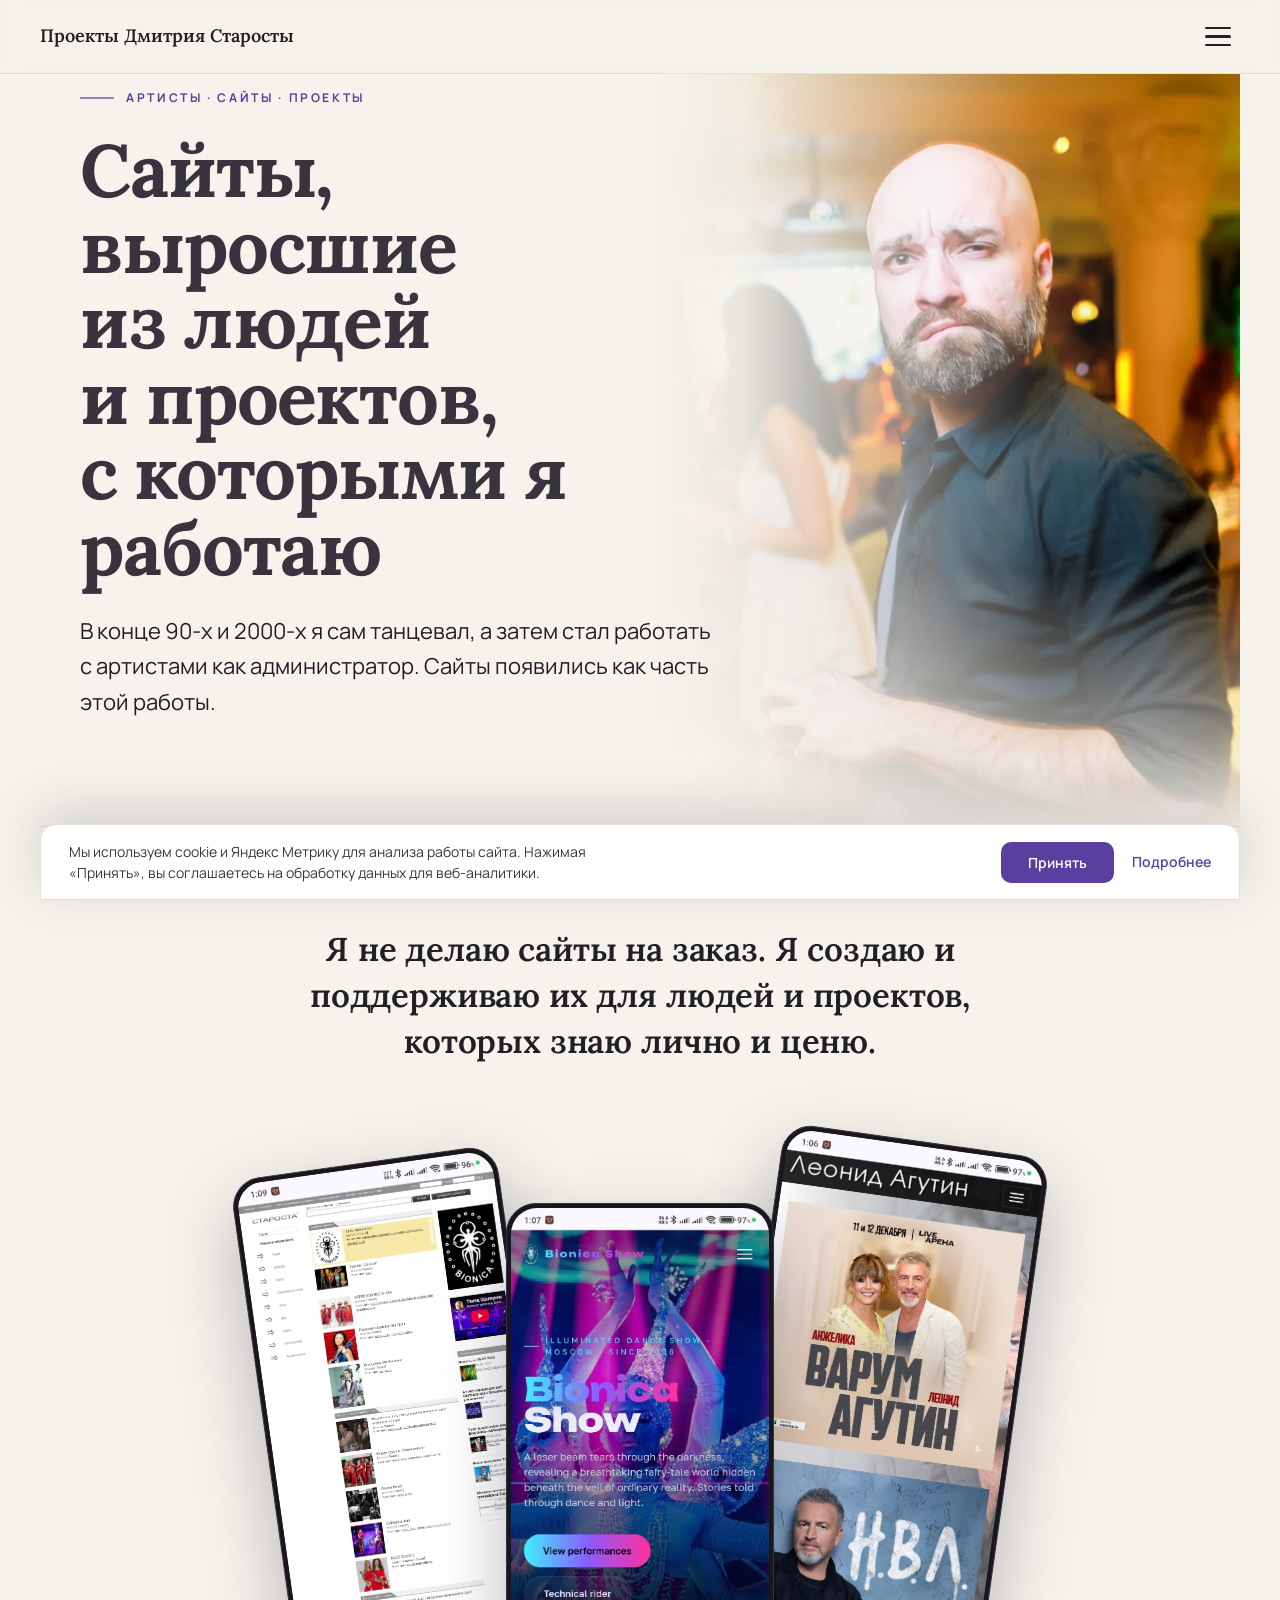
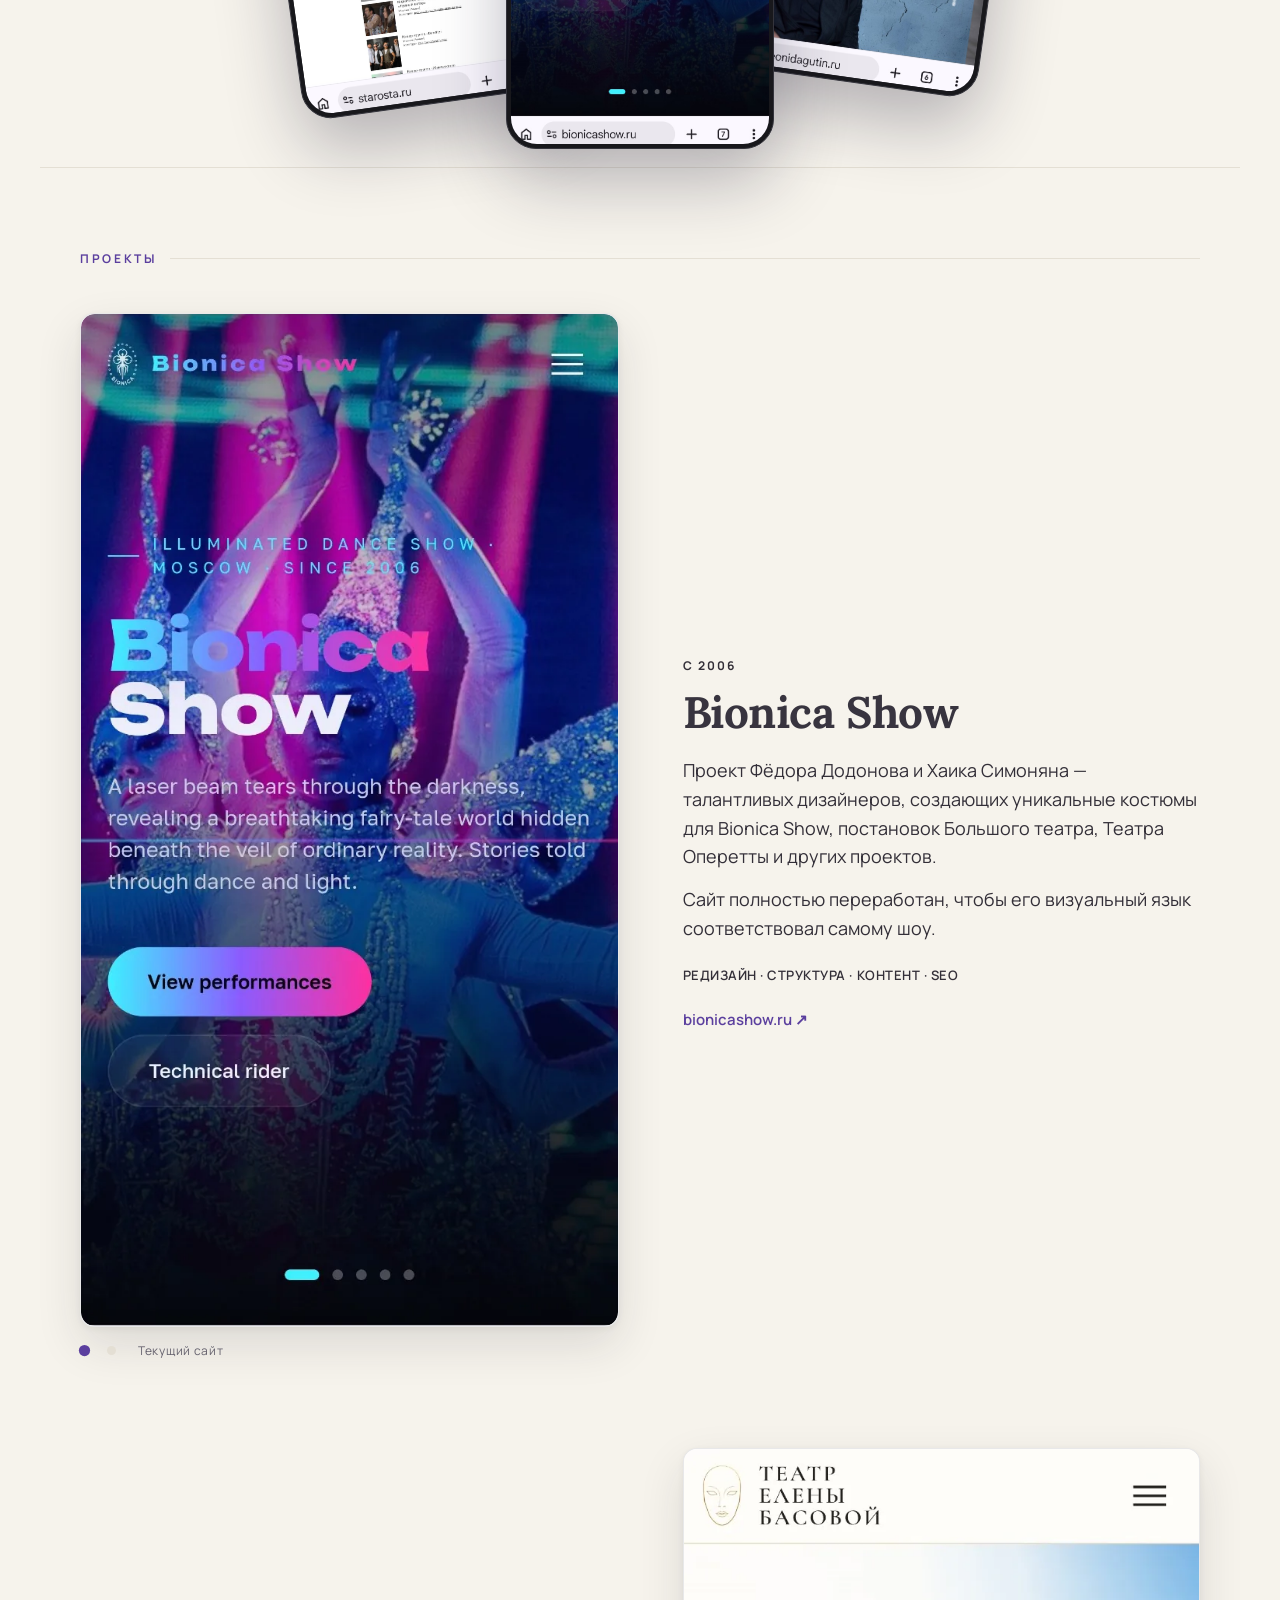
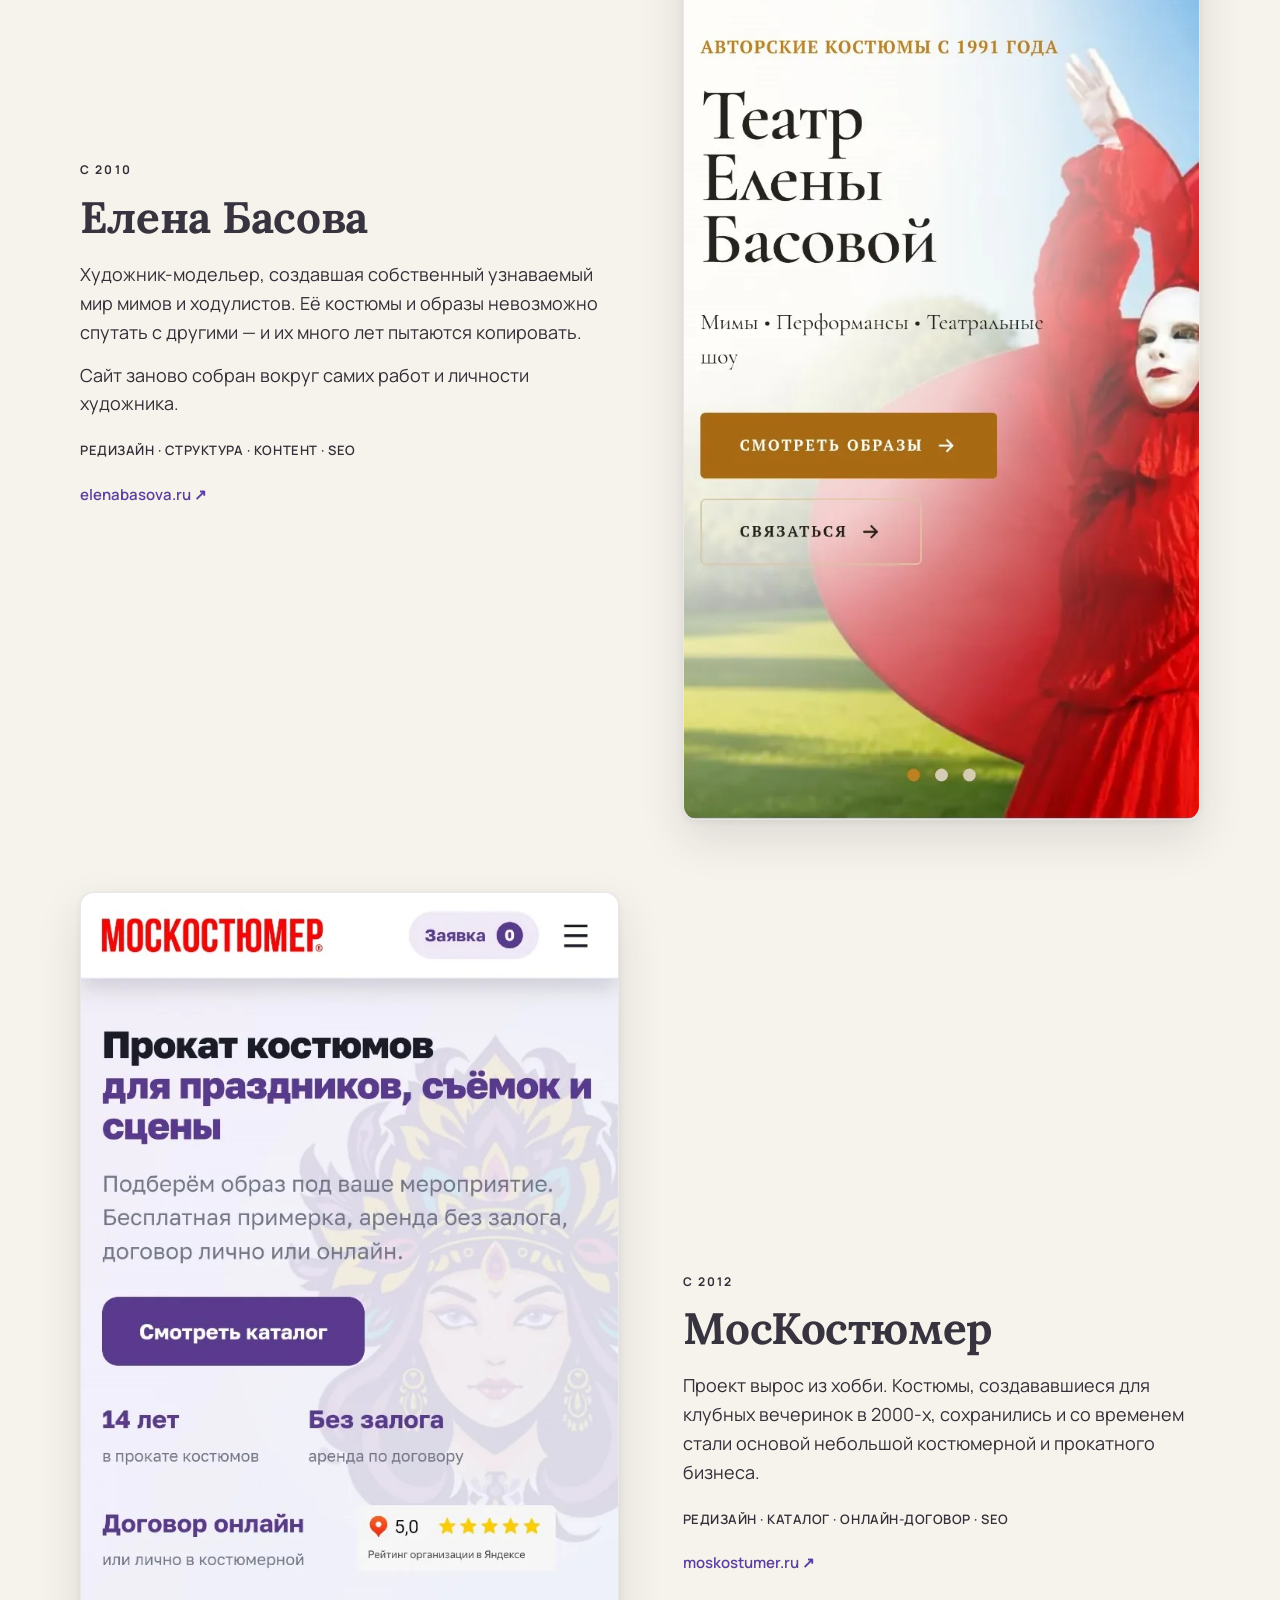
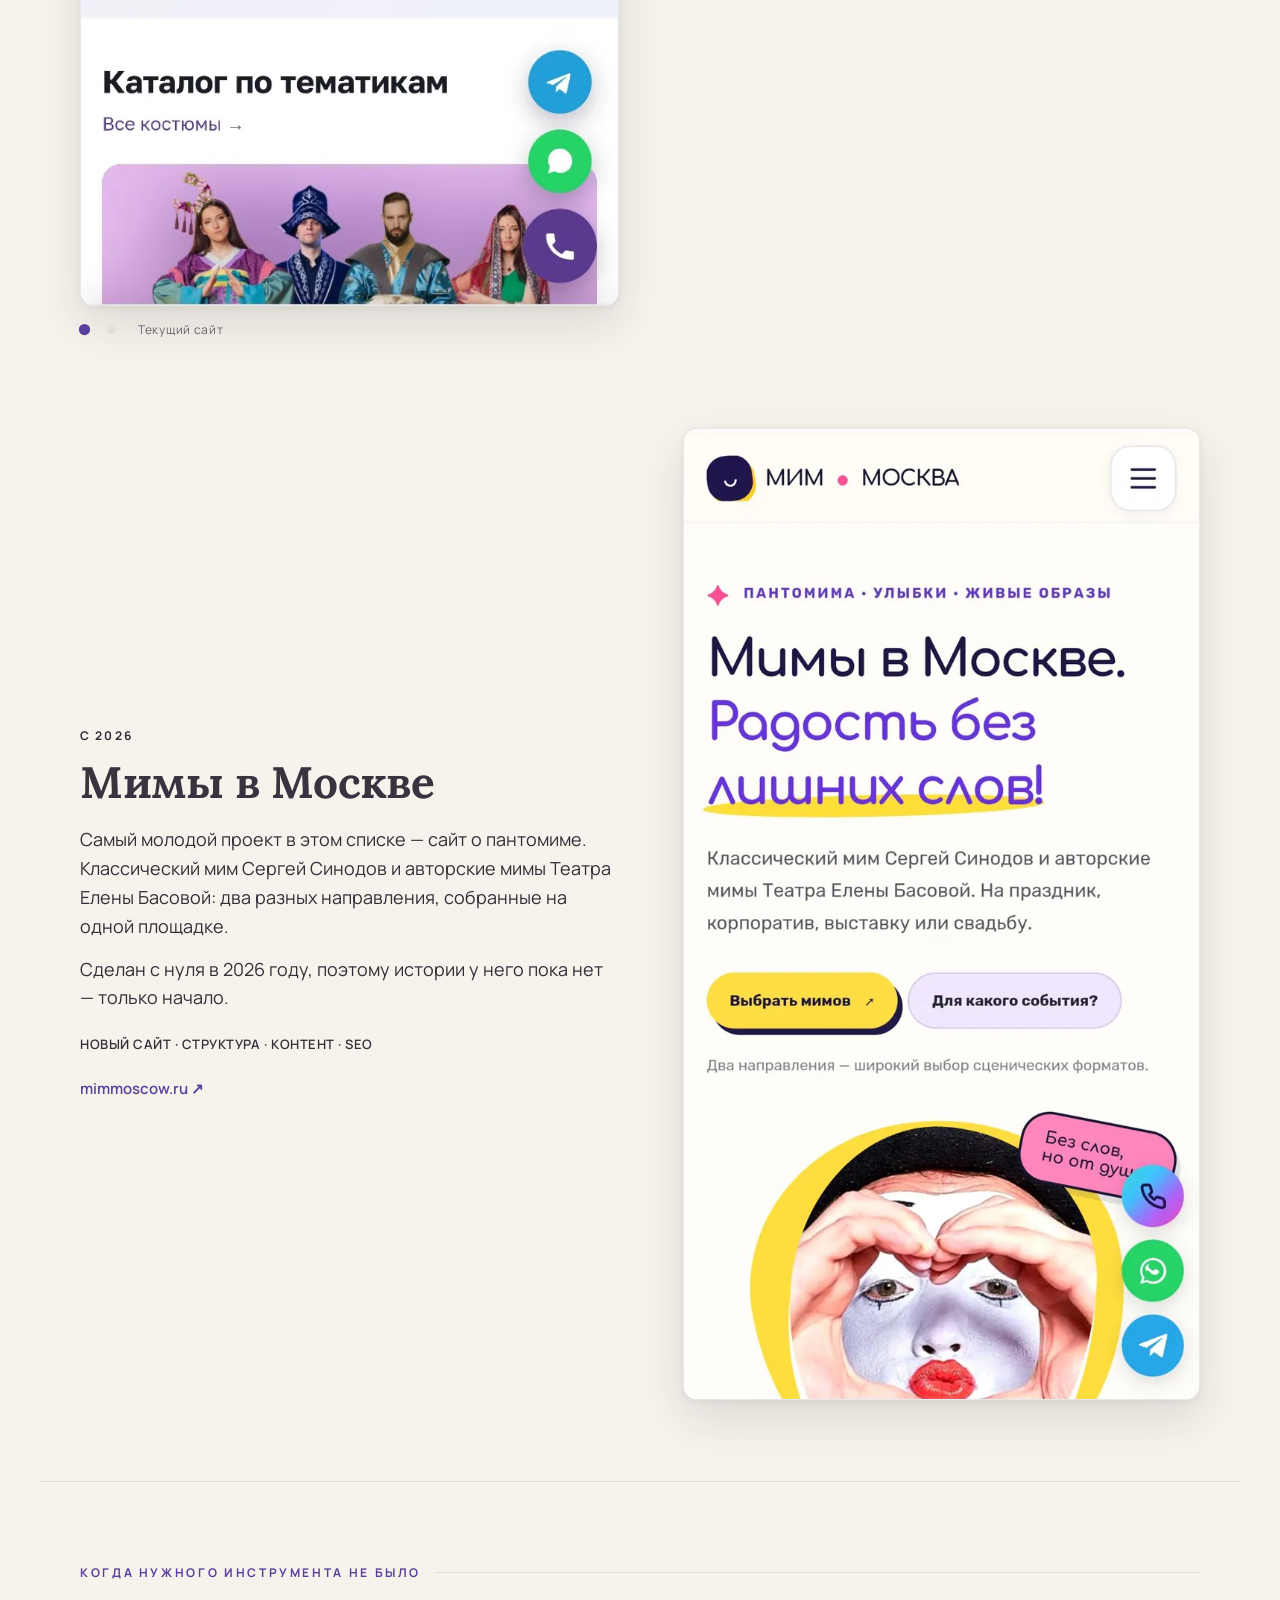
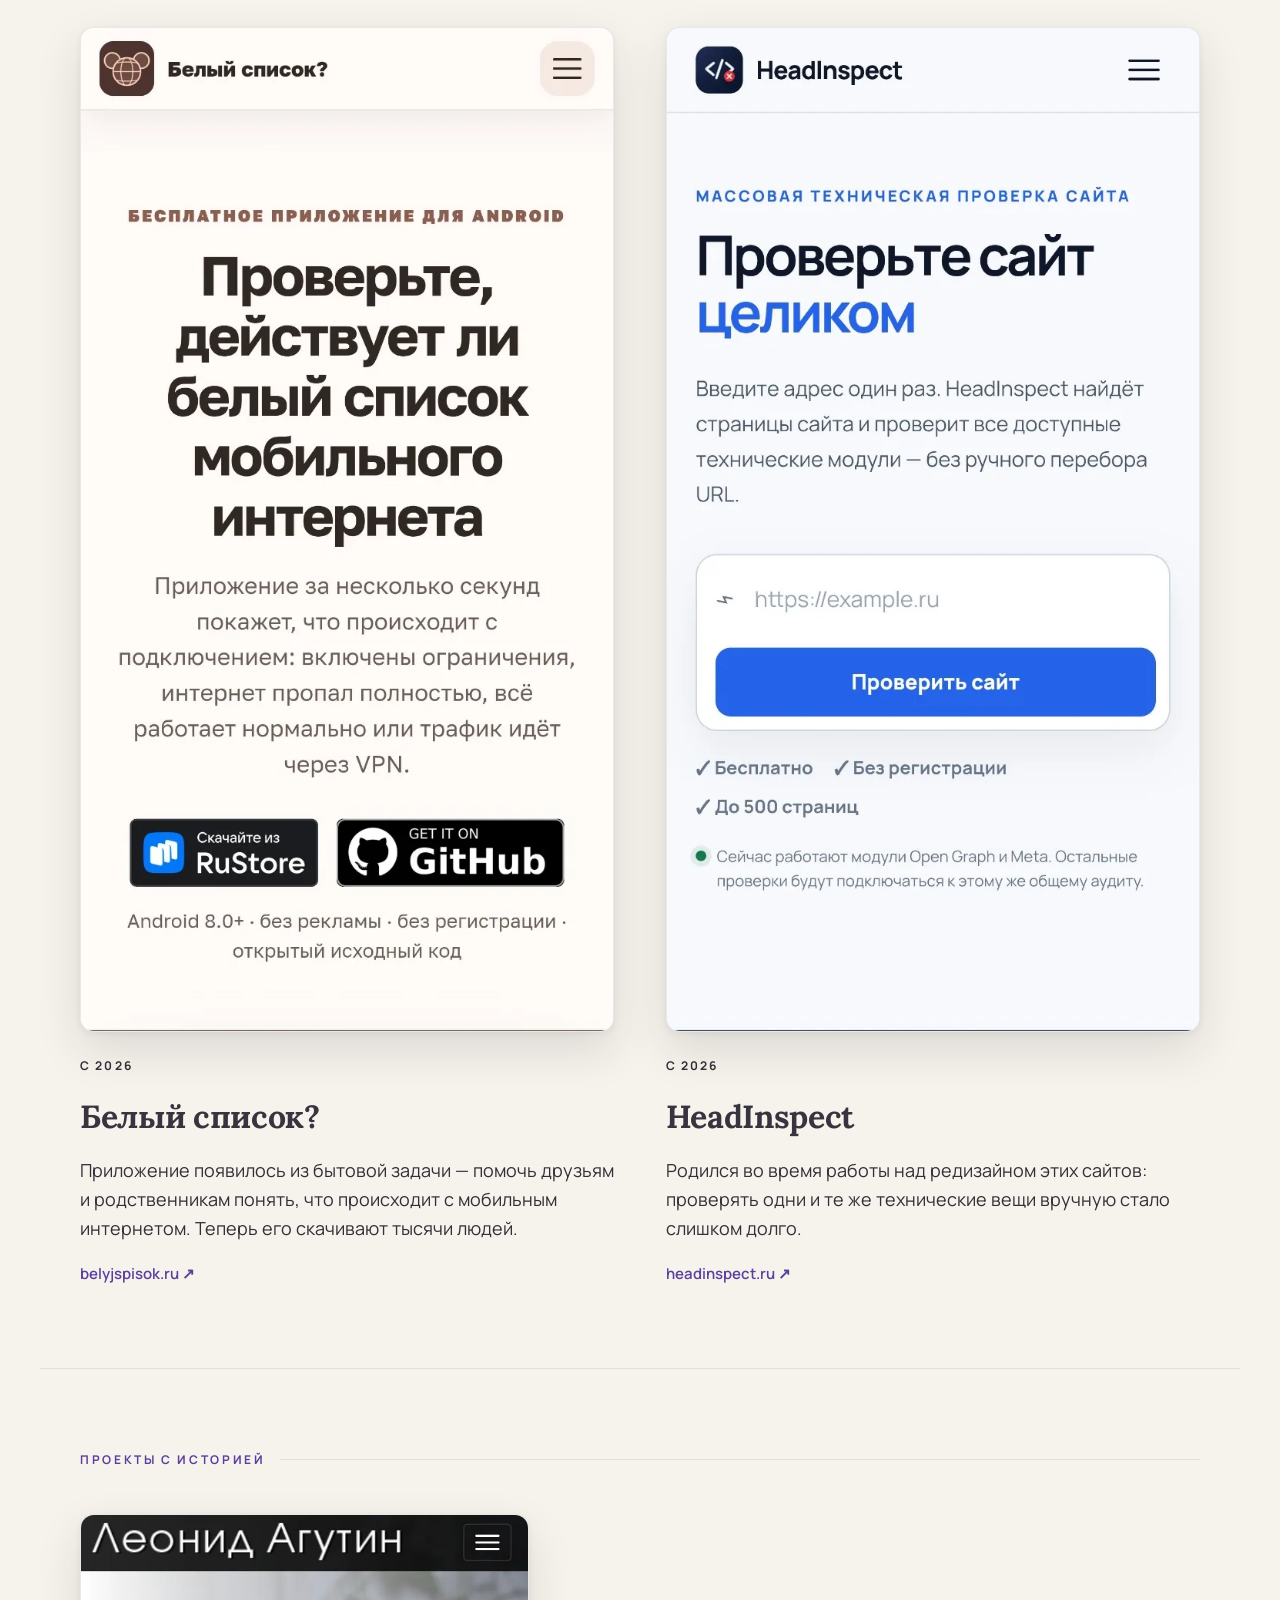
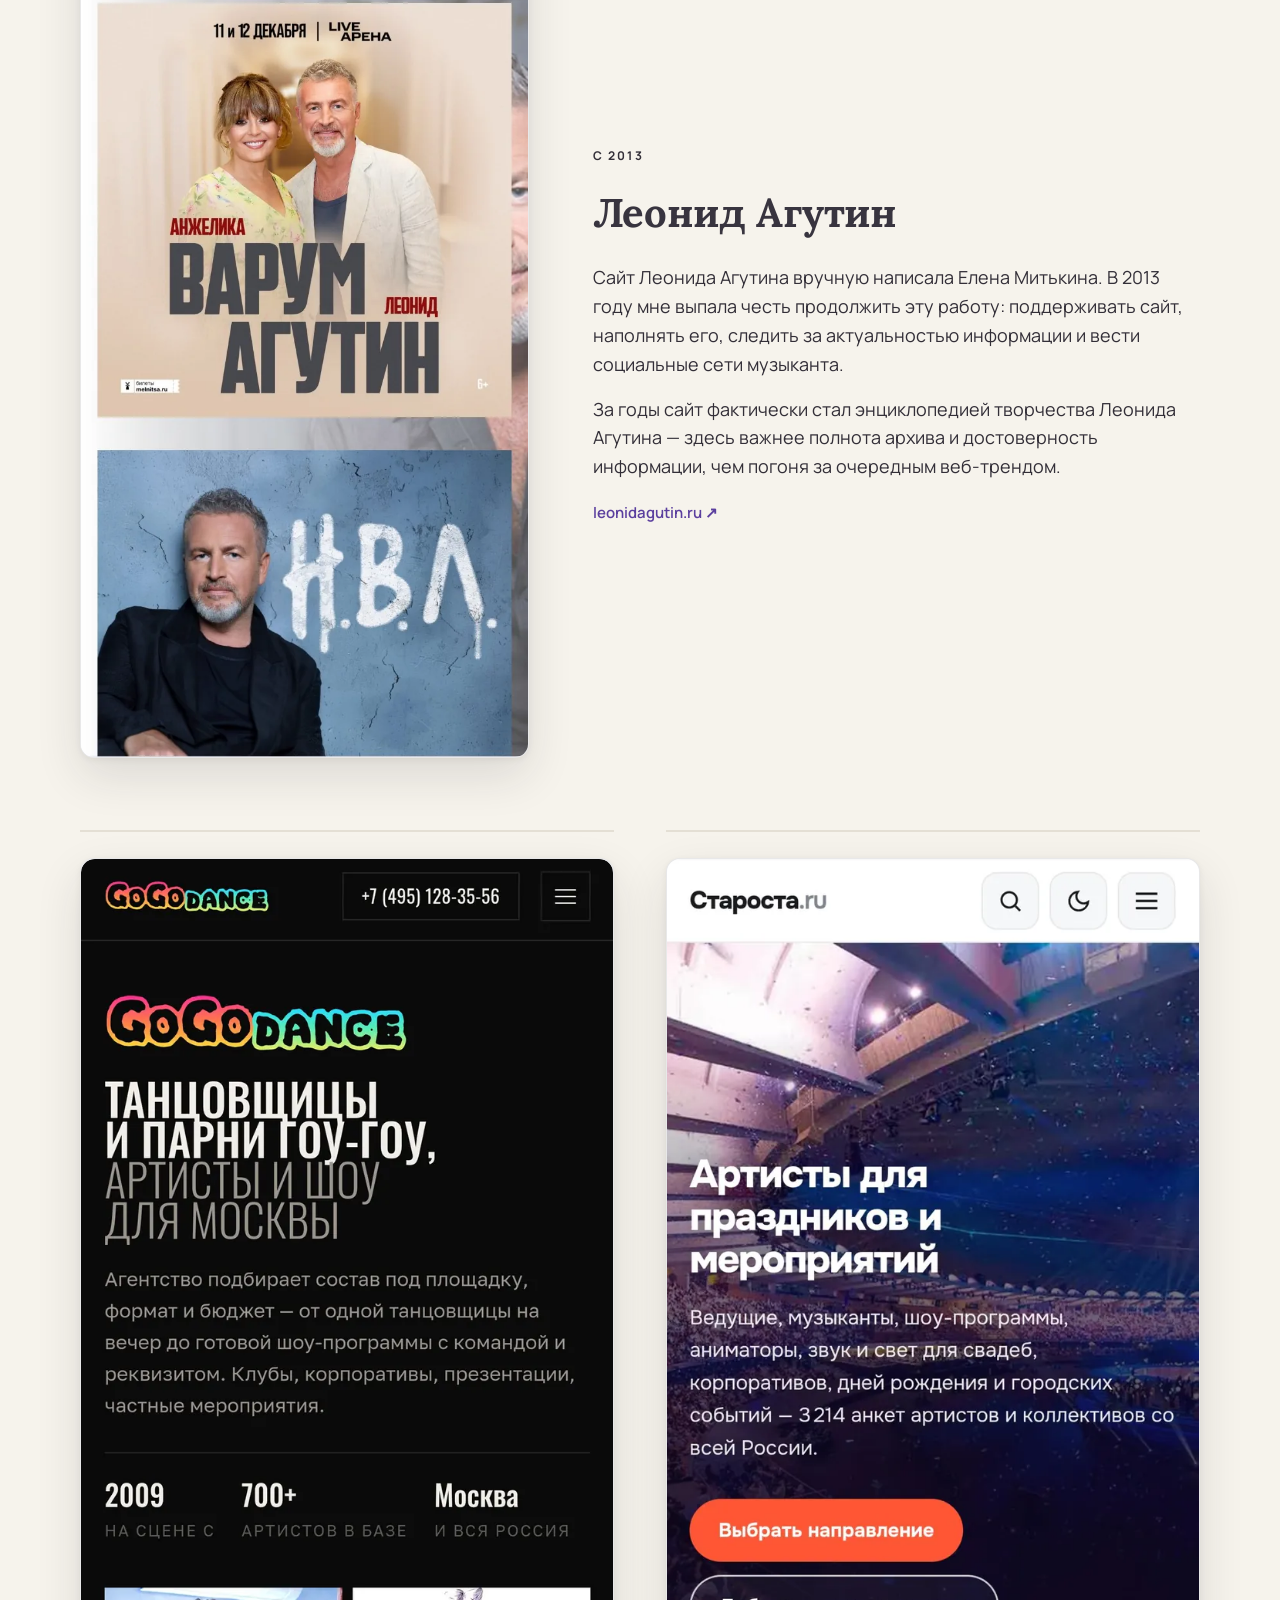
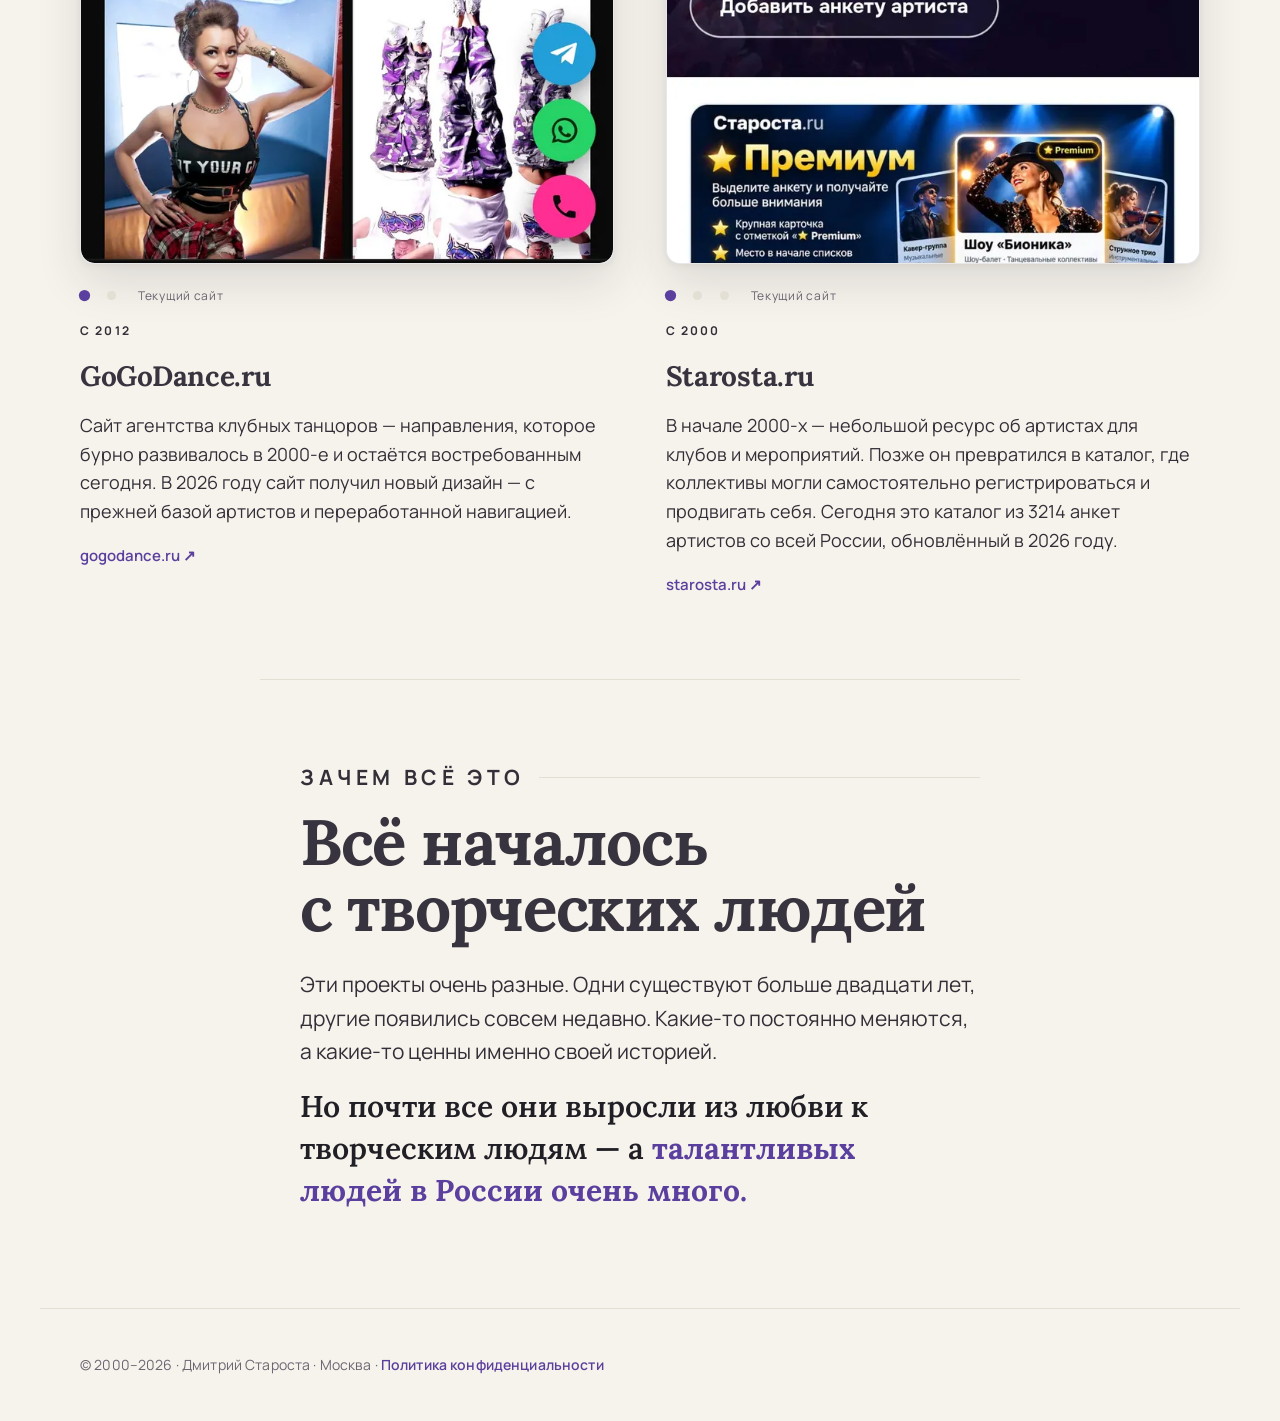
<file: index.html>
<!doctype html>
<html lang="ru">
<head>
  <meta charset="utf-8">
  <meta name="viewport" content="width=device-width, initial-scale=1">
  <title>Проекты Дмитрия Старосты — сайты, приложения и веб-сервисы</title>
  <meta name="description" content="Сайты, которые Дмитрий Староста создаёт и годами поддерживает для артистов и творческих проектов — от Bionica Show и Елены Басовой до Starosta.ru.">
  <meta name="keywords" content="Дмитрий Староста, сайты для артистов, поддержка сайтов, Bionica Show, Елена Басова, МосКостюмер, Мимы в Москве, пантомима, мимы на праздник, Леонид Агутин, GoGoDance, Starosta.ru, Белый список, HeadInspect">
  <meta name="author" content="Дмитрий Староста">
  <meta name="robots" content="index, follow">
  <meta name="theme-color" content="#f6f3ec" media="(prefers-color-scheme: light)">
  <meta name="theme-color" content="#191612" media="(prefers-color-scheme: dark)">
  <meta name="yandex-verification" content="6434f0739ef9240c" />

  <!-- Фавиконки -->
  <link rel="icon" type="image/svg+xml" href="favicon.svg">
  <link rel="icon" type="image/x-icon" href="favicon.ico">
  <link rel="icon" type="image/png" sizes="32x32" href="favicon-32x32.png">
  <link rel="icon" type="image/png" sizes="16x16" href="favicon-16x16.png">
  <link rel="apple-touch-icon" sizes="180x180" href="apple-touch-icon.png">
  <link rel="manifest" href="site.webmanifest">
  <!-- Абсолютные адреса на текущий домен. При переезде заменить базовый адрес. -->
  <link rel="canonical" href="https://dmitrystarosta.github.io/projects/">

  <!-- Open Graph -->
  <meta property="og:type" content="website">
  <meta property="og:site_name" content="Проекты Дмитрия Старосты">
  <meta property="og:locale" content="ru_RU">
  <meta property="og:url" content="https://dmitrystarosta.github.io/projects/">
  <meta property="og:title" content="Проекты Дмитрия Старосты">
  <meta property="og:description" content="Сайты, выросшие из людей и проектов, с которыми я работаю: артисты, театр, костюмы, приложения.">
  <meta property="og:image" content="https://dmitrystarosta.github.io/projects/images/og.jpg">
  <meta property="og:image:width" content="1200">
  <meta property="og:image:height" content="630">
  <meta property="og:image:alt" content="Проекты Дмитрия Старосты">

  <!-- Twitter -->
  <meta name="twitter:card" content="summary_large_image">
  <meta name="twitter:title" content="Проекты Дмитрия Старосты">
  <meta name="twitter:description" content="Сайты, выросшие из людей и проектов, с которыми я работаю.">
  <meta name="twitter:image" content="https://dmitrystarosta.github.io/projects/images/og.jpg">

  <link rel="stylesheet" href="styles.css?v=20261122-mim3">

  <!-- Schema.org (JSON-LD) -->
  <script type="application/ld+json">
  {
    "@context": "https://schema.org",
    "@graph": [
      {
        "@type": "WebSite",
        "@id": "https://dmitrystarosta.github.io/projects/#website",
        "url": "https://dmitrystarosta.github.io/projects/",
        "name": "Проекты Дмитрия Старосты",
        "inLanguage": "ru",
        "description": "Сайты, которые Дмитрий Староста создаёт и поддерживает для артистов и творческих проектов."
      },
      {
        "@type": "Person",
        "@id": "https://dmitrystarosta.github.io/projects/#person",
        "name": "Дмитрий Староста",
        "url": "https://dmitrystarosta.github.io/projects/",
        "image": "https://dmitrystarosta.github.io/projects/images/og.jpg",
        "description": "Создаёт и годами поддерживает сайты для артистов и творческих проектов."
      },
      {
        "@type": "ProfilePage",
        "@id": "https://dmitrystarosta.github.io/projects/#webpage",
        "url": "https://dmitrystarosta.github.io/projects/",
        "name": "Проекты Дмитрия Старосты",
        "inLanguage": "ru",
        "isPartOf": { "@id": "https://dmitrystarosta.github.io/projects/#website" },
        "mainEntity": { "@id": "https://dmitrystarosta.github.io/projects/#person" },
        "primaryImageOfPage": "https://dmitrystarosta.github.io/projects/images/og.jpg"
      },
      {
        "@type": "ItemList",
        "name": "Проекты",
        "itemListElement": [
          { "@type": "ListItem", "position": 1, "name": "Bionica Show", "url": "https://bionicashow.ru" },
          { "@type": "ListItem", "position": 2, "name": "Елена Басова", "url": "https://elenabasova.ru" },
          { "@type": "ListItem", "position": 3, "name": "МосКостюмер", "url": "https://moskostumer.ru" },
          { "@type": "ListItem", "position": 4, "name": "Мимы в Москве", "url": "https://mimmoscow.ru" },
          { "@type": "ListItem", "position": 5, "name": "Белый список?", "url": "https://belyjspisok.ru" },
          { "@type": "ListItem", "position": 6, "name": "HeadInspect", "url": "https://headinspect.ru" },
          { "@type": "ListItem", "position": 7, "name": "Леонид Агутин", "url": "https://leonidagutin.ru" },
          { "@type": "ListItem", "position": 8, "name": "GoGoDance.ru", "url": "https://gogodance.ru" },
          { "@type": "ListItem", "position": 9, "name": "Starosta.ru", "url": "https://starosta.ru" }
        ]
      }
    ]
  }
  </script>
</head>
<body>

<!-- ============================== ШАПКA ============================== -->
<header class="top">
  <a class="name" href="#top">Проекты Дмитрия Старосты</a>
  <button class="menu-toggle" type="button" aria-expanded="false" aria-controls="site-menu" aria-label="Открыть меню">
    <span></span><span></span><span></span>
  </button>
  <nav class="site-menu" id="site-menu" aria-label="Проекты">
    <a href="#manifesto">Все проекты</a>
    <a href="#bionica">Bionica Show</a>
    <a href="#elenabasova">Елена Басова</a>
    <a href="#moskostumer">МосКостюмер</a>
    <a href="#mimmoscow">Мимы в Москве</a>
    <a href="#belyjspisok">Белый список?</a>
    <a href="#headinspect">HeadInspect</a>
    <a href="#agutin">Леонид Агутин</a>
    <a href="#gogodance">GoGoDance.ru</a>
    <a href="#starosta">Starosta.ru</a>
    <a href="#why">Зачем всё это</a>
  </nav>
</header>
<div class="scrim" hidden></div>

<main id="top">

  <!-- ============================== HERO ============================== -->
  <section class="hero wrap">
    <div class="hero-photo" aria-hidden="true">
      <img src="images/dmitry-starosta.webp" alt="">
    </div>
    <div class="hero-copy">
      <p class="eyebrow">Артисты · Сайты · Проекты</p>
      <h1>Сайты,<br class="mobile-br"> выросшие<br class="mobile-br"> из людей и проектов,<br>с которыми я работаю</h1>
      <p class="lead">В конце 90-х и 2000-х я сам танцевал, а затем стал работать с артистами как администратор. Сайты появились как часть этой работы.</p>
    </div>
  </section>

  <!-- ===================== МАНИФЕСТ + ТРИ ТЕЛЕФОНА ==================== -->
  <section id="manifesto" class="intro wrap">
    <p class="manifesto">Я не делаю сайты на заказ. Я создаю и поддерживаю их для людей и проектов, которых знаю лично и ценю.</p>
    <div class="phone-fan" aria-label="Три проекта на экранах смартфонов">
      <div class="phone"><img src="images/1000093189.jpg" alt="Starosta.ru"></div>
      <div class="phone"><img src="images/1000093182.jpg" alt="Леонид Агутин"></div>
      <div class="phone"><img src="images/1000093185.jpg" alt="Bionica Show"></div>
    </div>
  </section>

  <!-- ============================ ПРОЕКТЫ ============================= -->
  <section id="projects" class="section wrap">
    <p class="section-label">Проекты</p>

    <article id="bionica" class="project">
      <div class="visual">
        <figure class="shot-switch">
          <div class="frame shot">
            <img src="images/1000093185-hero.webp" alt="Сайт Bionica Show — текущий дизайн">
            <img data-src="images/bionica-old-hero.webp" alt="Сайт Bionica Show — дизайн до 2026 года" hidden>
          </div>
          <div class="shot-dots" data-labels="Текущий сайт|Как было до 2026"></div>
        </figure>
      </div>
      <div class="copy">
        <p class="year">С 2006</p>
        <h2>Bionica Show</h2>
        <p>Проект Фёдора Додонова и Хаика Симоняна — талантливых дизайнеров, создающих уникальные костюмы для Bionica Show, постановок Большого театра, Театра Оперетты и других проектов.</p>
        <p>Сайт полностью переработан, чтобы его визуальный язык соответствовал самому шоу.</p>
        <p class="tags">Редизайн · структура · контент · SEO</p>
        <a class="link-out" href="https://bionicashow.ru">bionicashow.ru ↗</a>
      </div>
    </article>

    <article id="elenabasova" class="project reverse">
      <div class="visual"><img class="shot" src="images/1000093186-hero.webp" alt="Сайт Елены Басовой"></div>
      <div class="copy">
        <p class="year">С 2010</p>
        <h2>Елена Басова</h2>
        <p>Художник-модельер, создавшая собственный узнаваемый мир мимов и ходулистов. Её костюмы и образы невозможно спутать с другими — и их много лет пытаются копировать.</p>
        <p>Сайт заново собран вокруг самих работ и личности художника.</p>
        <p class="tags">Редизайн · структура · контент · SEO</p>
        <a class="link-out" href="https://elenabasova.ru">elenabasova.ru ↗</a>
      </div>
    </article>

    <article id="moskostumer" class="project">
      <div class="visual">
        <figure class="shot-switch">
          <div class="frame shot">
            <img src="images/1000093183-hero.webp" alt="Сайт МосКостюмер — текущий дизайн">
            <img data-src="images/moskostumer-old-hero.webp" alt="Сайт МосКостюмер — дизайн до 2026 года" hidden>
          </div>
          <div class="shot-dots" data-labels="Текущий сайт|Как было до 2026"></div>
        </figure>
      </div>
      <div class="copy">
        <p class="year">С 2012</p>
        <h2>МосКостюмер</h2>
        <p>Проект вырос из хобби. Костюмы, создававшиеся для клубных вечеринок в 2000-х, сохранились и со временем стали основой небольшой костюмерной и прокатного бизнеса.</p>
        <p class="tags">Редизайн · каталог · онлайн-договор · SEO</p>
        <a class="link-out" href="https://moskostumer.ru">moskostumer.ru ↗</a>
      </div>
    </article>

    <article id="mimmoscow" class="project reverse">
      <div class="visual"><img class="shot" src="images/mimmoscow-hero.webp" alt="Сайт «Мимы в Москве»" width="691" height="1301" loading="lazy"></div>
      <div class="copy">
        <p class="year">С 2026</p>
        <h2>Мимы в Москве</h2>
        <p>Самый молодой проект в этом списке — сайт о пантомиме. Классический мим Сергей Синодов и авторские мимы Театра Елены Басовой: два разных направления, собранные на одной площадке.</p>
        <p>Сделан с нуля в 2026 году, поэтому истории у него пока нет — только начало.</p>
        <p class="tags">Новый сайт · структура · контент · SEO</p>
        <a class="link-out" href="https://mimmoscow.ru">mimmoscow.ru ↗</a>
      </div>
    </article>
  </section>

  <!-- ====================== ИНСТРУМЕНТЫ / ПРИЛОЖЕНИЯ ================= -->
  <section class="section wrap">
    <p class="section-label">Когда нужного инструмента не было</p>
    <div class="duo">
      <article id="belyjspisok">
        <img class="shot" src="images/1000093184-hero.webp" alt="Белый список?">
        <p class="year">С 2026</p>
        <h2>Белый список?</h2>
        <p>Приложение появилось из бытовой задачи — помочь друзьям и родственникам понять, что происходит с мобильным интернетом. Теперь его скачивают тысячи людей.</p>
        <a class="link-out" href="https://belyjspisok.ru">belyjspisok.ru ↗</a>
      </article>
      <article id="headinspect">
        <img class="shot" src="images/1000093188-hero.webp" alt="HeadInspect">
        <p class="year">С 2026</p>
        <h2>HeadInspect</h2>
        <p>Родился во время работы над редизайном этих сайтов: проверять одни и те же технические вещи вручную стало слишком долго.</p>
        <a class="link-out" href="https://headinspect.ru">headinspect.ru ↗</a>
      </article>
    </div>
  </section>

  <!-- ======================= ПРОЕКТЫ С ИСТОРИЕЙ ===================== -->
  <section class="section wrap">
    <p class="section-label">Проекты с историей</p>

    <article id="agutin" class="history-main">
      <div class="visual"><img class="shot" src="images/1000093182-hero.webp" alt="Сайт Леонида Агутина"></div>
      <div>
        <p class="year">С 2013</p>
        <h2>Леонид Агутин</h2>
        <p>Сайт Леонида Агутина вручную написала Елена Митькина. В 2013 году мне выпала честь продолжить эту работу: поддерживать сайт, наполнять его, следить за актуальностью информации и вести социальные сети музыканта.</p>
        <p>За годы сайт фактически стал энциклопедией творчества Леонида Агутина — здесь важнее полнота архива и достоверность информации, чем погоня за очередным веб-трендом.</p>
        <a class="link-out" href="https://leonidagutin.ru">leonidagutin.ru ↗</a>
      </div>
    </article>

    <div class="history-duo">
      <article id="gogodance">
        <figure class="shot-switch">
          <div class="frame shot">
            <img src="images/gogodance-2026-hero.webp" alt="GoGoDance.ru — текущий дизайн">
            <img data-src="images/1000093187-hero.webp" alt="GoGoDance.ru — дизайн до 2026 года" hidden>
          </div>
          <div class="shot-dots" data-labels="Текущий сайт|Как было до 2026"></div>
        </figure>
        <p class="year">С 2012</p>
        <h2>GoGoDance.ru</h2>
        <p>Сайт агентства клубных танцоров — направления, которое бурно развивалось в 2000-е и остаётся востребованным сегодня. В 2026 году сайт получил новый дизайн — с прежней базой артистов и переработанной навигацией.</p>
        <a class="link-out" href="https://gogodance.ru">gogodance.ru ↗</a>
      </article>
      <article id="starosta">
        <figure class="shot-switch">
          <div class="frame shot">
            <img src="images/starosta-2026-hero.webp" alt="Starosta.ru — текущий дизайн">
            <img data-src="images/1000093189-hero.webp" alt="Starosta.ru — дизайн до 2026 года" hidden>
            <img class="wide" data-src="images/starosta-2011-hero.webp" alt="Starosta.ru — каталог начала 2010-х" hidden>
          </div>
          <div class="shot-dots" data-labels="Текущий сайт|Как было до 2026|Каталог 2011 года"></div>
        </figure>
        <p class="year">С 2000</p>
        <h2>Starosta.ru</h2>
        <p>В начале 2000-х — небольшой ресурс об артистах для клубов и мероприятий. Позже он превратился в каталог, где коллективы могли самостоятельно регистрироваться и продвигать себя. Сегодня это каталог из 3214 анкет артистов со всей России, обновлённый в 2026 году.</p>
        <a class="link-out" href="https://starosta.ru">starosta.ru ↗</a>
      </article>
    </div>
  </section>

  <!-- ============================== ФИНАЛ ============================= -->
  <section id="why" class="section wrap final">
    <p class="section-label">Зачем всё это</p>
    <h2>Всё началось<br>с творческих людей</h2>
    <p>Эти проекты очень разные. Одни существуют больше двадцати лет, другие появились совсем недавно. Какие-то постоянно меняются, а какие-то ценны именно своей историей.</p>
    <p class="manifesto">Но почти все они выросли из любви к творческим людям — а <b>талантливых людей в России очень много.</b></p>
  </section>

</main>

<footer class="wrap">
  <span class="foot-credit">© 2000–2026 · Дмитрий Староста · Москва</span><span class="foot-sep"> · </span><a href="privacy/">Политика конфиденциальности</a>
</footer>

<!-- ===================== УВЕДОМЛЕНИЕ О ВЕБ-АНАЛИТИКЕ ================= -->
<div class="cookie" role="dialog" aria-label="Уведомление о веб-аналитике" aria-live="polite">
  <p class="cookie-text">Мы используем cookie и Яндекс Метрику для анализа работы сайта. Нажимая «Принять», вы соглашаетесь на обработку данных для веб-аналитики.</p>
  <div class="cookie-actions">
    <button type="button" class="btn btn-solid cc-accept">Принять</button>
    <a class="cookie-more" href="privacy/">Подробнее</a>
  </div>
</div>

<script src="script.js?v=20261122-mim3"></script>
</body>
</html>
</file>
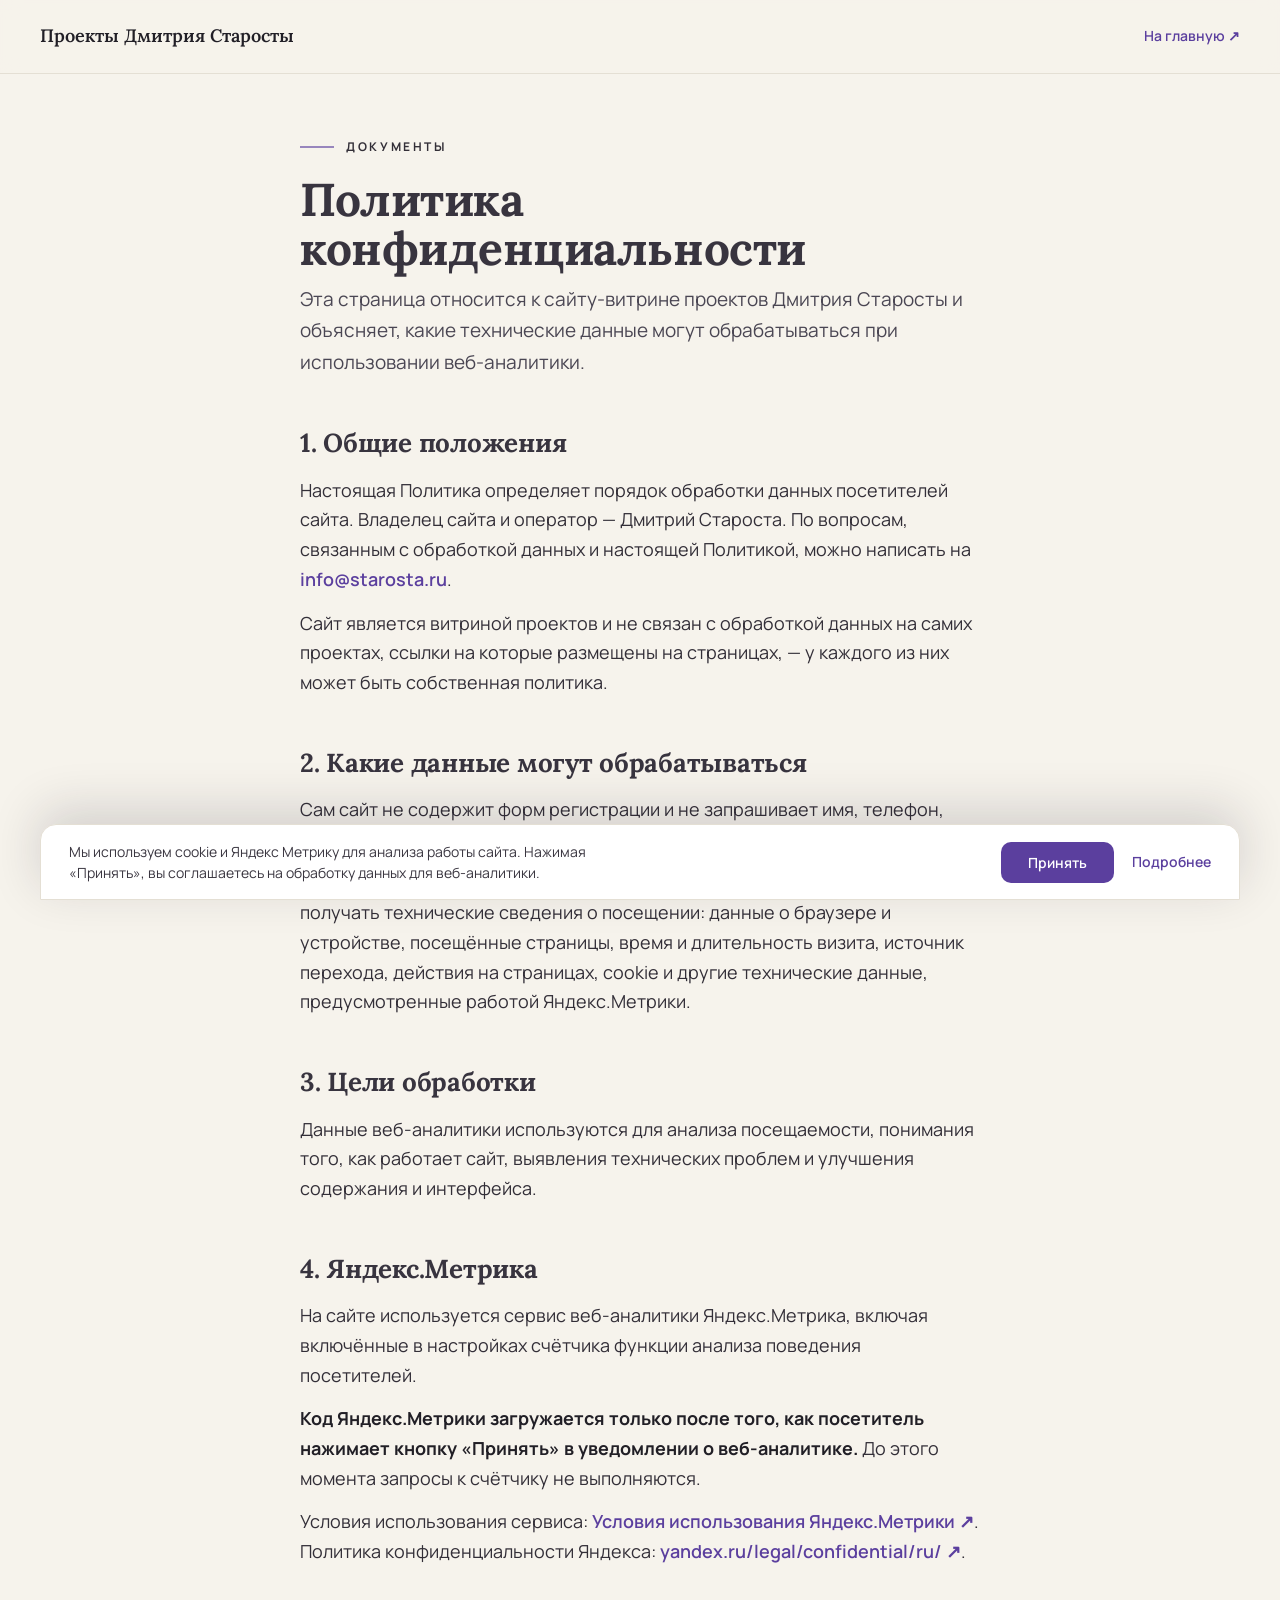
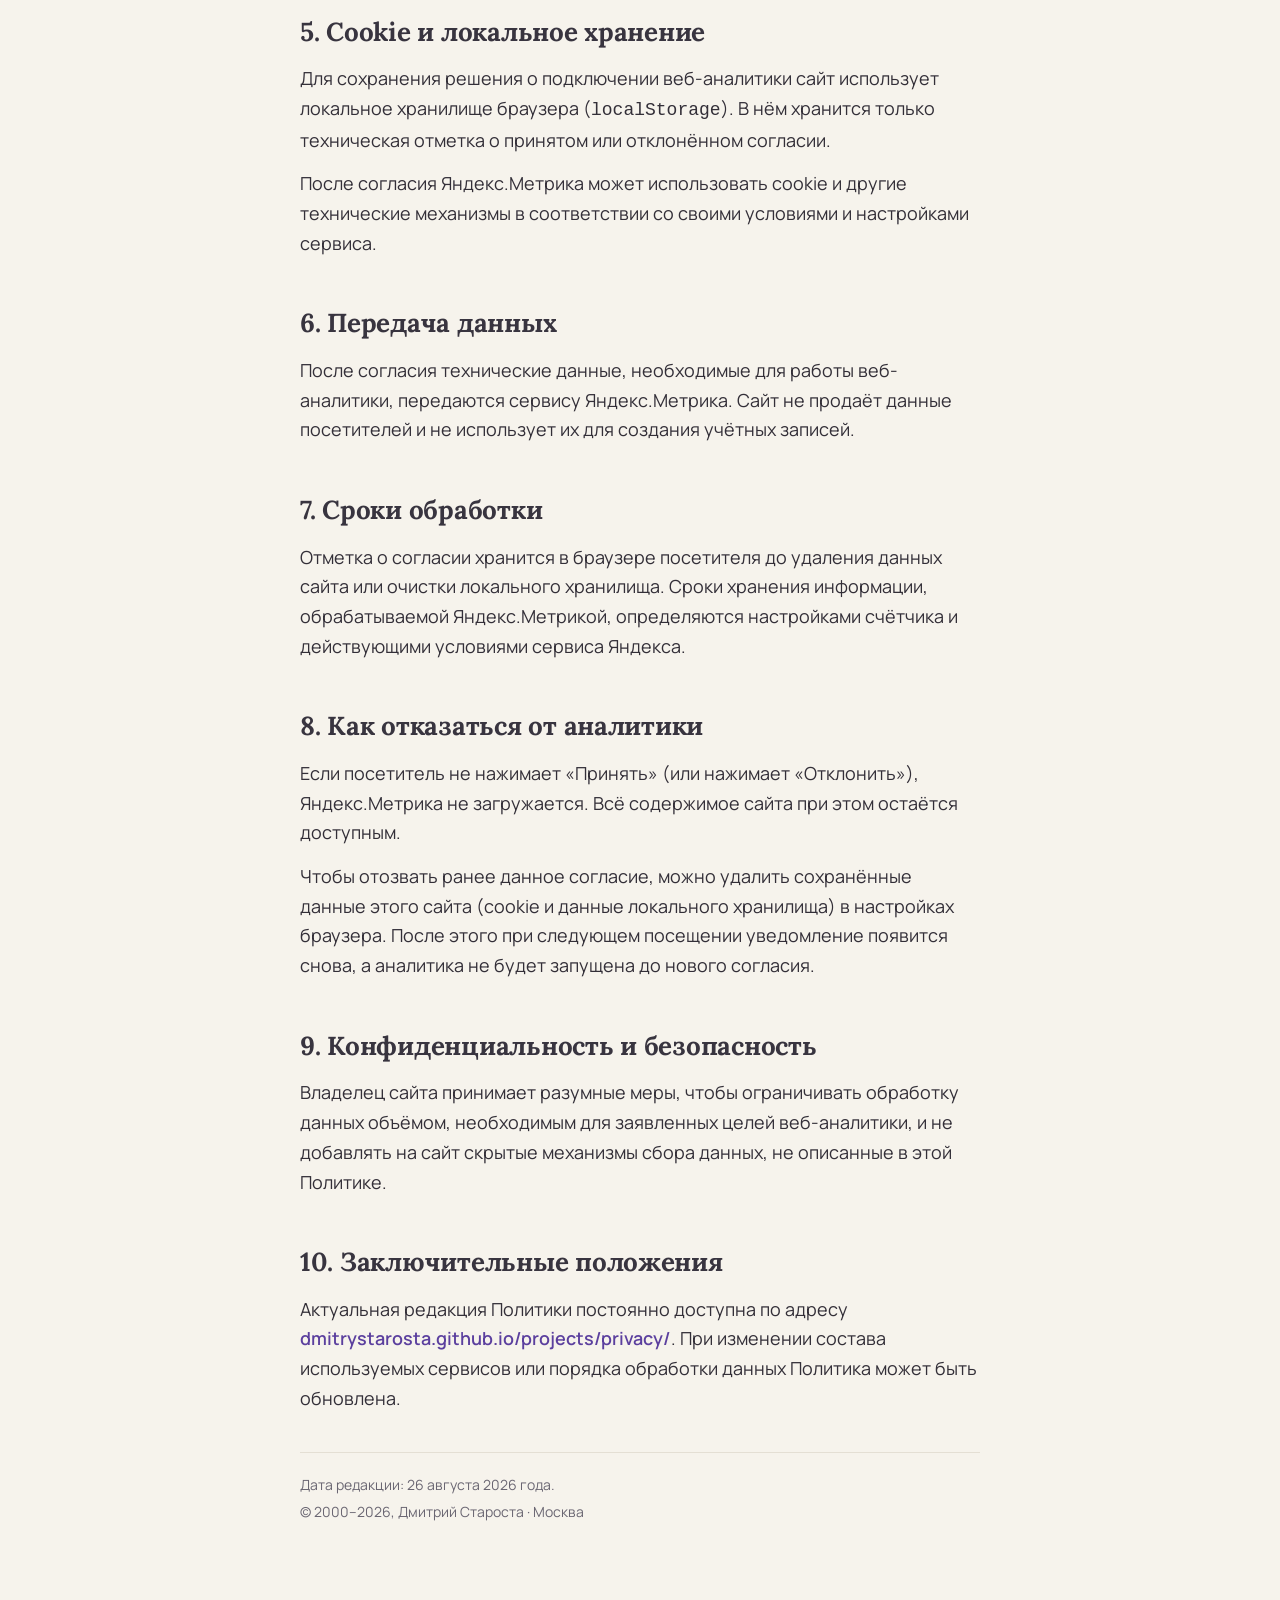
<file: privacy/index.html>
<!doctype html>
<html lang="ru">
<head>
  <meta charset="utf-8">
  <meta name="viewport" content="width=device-width, initial-scale=1">
  <title>Политика конфиденциальности — Проекты Дмитрия Старосты</title>
  <meta name="description" content="Как сайт-витрина проектов Дмитрия Старосты использует Яндекс.Метрику, cookie и локальное хранение согласия на веб-аналитику, и как отказаться от аналитики.">
  <meta name="keywords" content="политика конфиденциальности, обработка персональных данных, cookie, Яндекс Метрика, веб-аналитика, Проекты Дмитрия Старосты">
  <meta name="author" content="Дмитрий Староста">
  <meta name="robots" content="index, follow">
  <meta name="theme-color" content="#f6f3ec" media="(prefers-color-scheme: light)">
  <meta name="theme-color" content="#191612" media="(prefers-color-scheme: dark)">

  <!-- Фавиконки -->
  <link rel="icon" href="../favicon.ico" sizes="any">
  <link rel="icon" type="image/png" sizes="32x32" href="../favicon-32x32.png">
  <link rel="icon" type="image/png" sizes="16x16" href="../favicon-16x16.png">
  <link rel="apple-touch-icon" sizes="180x180" href="../apple-touch-icon.png">
  <link rel="manifest" href="../site.webmanifest">
  <link rel="canonical" href="https://dmitrystarosta.github.io/projects/privacy/">

  <meta property="og:type" content="website">
  <meta property="og:site_name" content="Проекты Дмитрия Старосты">
  <meta property="og:locale" content="ru_RU">
  <meta property="og:url" content="https://dmitrystarosta.github.io/projects/privacy/">
  <meta property="og:title" content="Политика конфиденциальности — Проекты Дмитрия Старосты">
  <meta property="og:description" content="Какие технические данные обрабатываются на сайте и как отказаться от веб-аналитики.">
  <meta property="og:image" content="https://dmitrystarosta.github.io/projects/images/og.jpg">
  <meta property="og:image:width" content="1200">
  <meta property="og:image:height" content="630">

  <link rel="stylesheet" href="../styles.css?v=20261122-mim3">
</head>
<body>

<header class="doc-top">
  <a class="name" href="../">Проекты Дмитрия Старосты</a>
  <a class="home" href="../">На главную ↗</a>
</header>

<main class="doc">
  <p class="eyebrow">Документы</p>
  <h1>Политика конфиденциальности</h1>
  <p class="lede">Эта страница относится к сайту-витрине проектов Дмитрия Старосты и объясняет, какие технические данные могут обрабатываться при использовании веб-аналитики.</p>

  <h2>1. Общие положения</h2>
  <p>Настоящая Политика определяет порядок обработки данных посетителей сайта. Владелец сайта и оператор — Дмитрий Староста. По вопросам, связанным с обработкой данных и настоящей Политикой, можно написать на <a href="mailto:info@starosta.ru?subject=%D0%9F%D0%B8%D1%81%D1%8C%D0%BC%D0%BE%20%D1%81%20%D1%81%D0%B0%D0%B9%D1%82%D0%B0%20%C2%AB%D0%9F%D1%80%D0%BE%D0%B5%D0%BA%D1%82%D1%8B%20%D0%94%D0%BC%D0%B8%D1%82%D1%80%D0%B8%D1%8F%20%D0%A1%D1%82%D0%B0%D1%80%D0%BE%D1%81%D1%82%D1%8B%C2%BB">info@starosta.ru</a>.</p>
  <p>Сайт является витриной проектов и не связан с обработкой данных на самих проектах, ссылки на которые размещены на страницах, — у каждого из них может быть собственная политика.</p>

  <h2>2. Какие данные могут обрабатываться</h2>
  <p>Сам сайт не содержит форм регистрации и не запрашивает имя, телефон, адрес или иные сведения для создания учётной записи.</p>
  <p>После согласия посетителя сервис веб-аналитики может автоматически получать технические сведения о посещении: данные о браузере и устройстве, посещённые страницы, время и длительность визита, источник перехода, действия на страницах, cookie и другие технические данные, предусмотренные работой Яндекс.Метрики.</p>

  <h2>3. Цели обработки</h2>
  <p>Данные веб-аналитики используются для анализа посещаемости, понимания того, как работает сайт, выявления технических проблем и улучшения содержания и интерфейса.</p>

  <h2>4. Яндекс.Метрика</h2>
  <p>На сайте используется сервис веб-аналитики Яндекс.Метрика, включая включённые в настройках счётчика функции анализа поведения посетителей.</p>
  <p><strong>Код Яндекс.Метрики загружается только после того, как посетитель нажимает кнопку «Принять» в уведомлении о веб-аналитике.</strong> До этого момента запросы к счётчику не выполняются.</p>
  <p>Условия использования сервиса: <a href="https://yandex.ru/legal/metrica_termsofuse/ru/">Условия использования Яндекс.Метрики ↗</a>. Политика конфиденциальности Яндекса: <a href="https://yandex.ru/legal/confidential/ru/">yandex.ru/legal/confidential/ru/ ↗</a>.</p>

  <h2>5. Cookie и локальное хранение</h2>
  <p>Для сохранения решения о подключении веб-аналитики сайт использует локальное хранилище браузера (<code>localStorage</code>). В нём хранится только техническая отметка о принятом или отклонённом согласии.</p>
  <p>После согласия Яндекс.Метрика может использовать cookie и другие технические механизмы в соответствии со своими условиями и настройками сервиса.</p>

  <h2>6. Передача данных</h2>
  <p>После согласия технические данные, необходимые для работы веб-аналитики, передаются сервису Яндекс.Метрика. Сайт не продаёт данные посетителей и не использует их для создания учётных записей.</p>

  <h2>7. Сроки обработки</h2>
  <p>Отметка о согласии хранится в браузере посетителя до удаления данных сайта или очистки локального хранилища. Сроки хранения информации, обрабатываемой Яндекс.Метрикой, определяются настройками счётчика и действующими условиями сервиса Яндекса.</p>

  <h2>8. Как отказаться от аналитики</h2>
  <p>Если посетитель не нажимает «Принять» (или нажимает «Отклонить»), Яндекс.Метрика не загружается. Всё содержимое сайта при этом остаётся доступным.</p>
  <p>Чтобы отозвать ранее данное согласие, можно удалить сохранённые данные этого сайта (cookie и данные локального хранилища) в настройках браузера. После этого при следующем посещении уведомление появится снова, а аналитика не будет запущена до нового согласия.</p>

  <h2>9. Конфиденциальность и безопасность</h2>
  <p>Владелец сайта принимает разумные меры, чтобы ограничивать обработку данных объёмом, необходимым для заявленных целей веб-аналитики, и не добавлять на сайт скрытые механизмы сбора данных, не описанные в этой Политике.</p>

  <h2>10. Заключительные положения</h2>
  <p>Актуальная редакция Политики постоянно доступна по адресу <a href="https://dmitrystarosta.github.io/projects/privacy/">dmitrystarosta.github.io/projects/privacy/</a>. При изменении состава используемых сервисов или порядка обработки данных Политика может быть обновлена.</p>

  <div class="meta">
    <p>Дата редакции: 26 августа 2026 года.</p>
    <p>© 2000–2026, Дмитрий Староста · Москва</p>
  </div>
</main>

<!-- ===================== УВЕДОМЛЕНИЕ О ВЕБ-АНАЛИТИКЕ ================= -->
<div class="cookie" role="dialog" aria-label="Уведомление о веб-аналитике" aria-live="polite">
  <p class="cookie-text">Мы используем cookie и Яндекс Метрику для анализа работы сайта. Нажимая «Принять», вы соглашаетесь на обработку данных для веб-аналитики.</p>
  <div class="cookie-actions">
    <button type="button" class="btn btn-solid cc-accept">Принять</button>
    <a class="cookie-more" href="./">Подробнее</a>
  </div>
</div>

<script src="../script.js?v=20261122-mim3"></script>
</body>
</html>
</file>
<file: styles.css>
/* =========================================================================
   Проекты Дмитрия Старосты — styles.css
   Собрано заново 26.08.2026: убраны временные !important-патчи,
   один согласованный Hero, исправлено меню, обновлена типографика.

   Быстрая настройка кадрирования фото в Hero — переменные ниже
   (--hero-x / --hero-y для десктопа, --hero-x-m / --hero-y-m для телефона).
   Меняй ТОЛЬКО их, если лицо нужно чуть сдвинуть. Больше ничего трогать не надо.
   ========================================================================= */

@import url('https://fonts.googleapis.com/css2?family=Manrope:wght@400;500;600;700;800&family=Lora:wght@500;600;700&display=swap');

:root{
  --ink:#211f26;
  --head:#38343f;            /* заголовки — тёплый тёмно-серый, не чистый чёрный */
  --muted:#6a6672;
  --line:#e4dfd4;
  --paper:#f6f3ec;          /* тёплый ivory-фон */
  --paper-rgb:246,243,236;  /* тот же цвет для градиентов-растворений */
  --card:#ffffff;
  --soft:#efeae0;
  --accent:#5b3f9e;         /* уточнённый фиолетовый акцент */
  --accent-deep:#3e2a73;

  --serif:'Lora', Georgia, 'Times New Roman', serif;
  --sans:'Manrope', -apple-system, BlinkMacSystemFont, 'Segoe UI', Arial, sans-serif;

  --header:74px;
  --maxw:1200px;
  --pad:clamp(20px, 5vw, 40px);
  --gap-proj:clamp(52px, 8vh, 92px);   /* единый вертикальный интервал между проектами */

  /* положение лица на фото в Hero */
  --hero-x:50%;   --hero-y:10%;    /* десктоп: кадр прижат к верху — не зависит от высоты экрана */
  --hero-x-m:50%; --hero-y-m:14%;  /* телефон */
}

*{box-sizing:border-box}

html{scroll-behavior:smooth;scroll-padding-top:calc(var(--header) + 16px)}

body{
  margin:0;
  background:var(--paper);
  color:var(--ink);
  font-family:var(--sans);
  font-size:18px;
  line-height:1.6;
  -webkit-font-smoothing:antialiased;
  overflow-x:clip; /* страховка от горизонтальной прокрутки из-за 100vw в Hero */
}

img{display:block;max-width:100%}
a{color:var(--accent);font-weight:600;text-decoration:none}

/* ------------------------------------------------------------------ layout */
.wrap{max-width:var(--maxw);margin-inline:auto;padding-inline:var(--pad)}

/* ------------------------------------------------------------------ header */
.top{
  position:fixed;left:0;top:0;z-index:60;
  width:100%;height:var(--header);
  display:flex;align-items:center;justify-content:space-between;
  padding-inline:var(--pad);
  background:rgba(var(--paper-rgb),.86);
  backdrop-filter:saturate(140%) blur(10px);
  border-bottom:1px solid var(--line);
}
.top a{color:inherit;text-decoration:none}
.name{font-family:var(--serif);font-weight:600;letter-spacing:0;font-size:18px}

/* гамбургер / крестик */
.menu-toggle{
  width:44px;height:44px;border:0;background:transparent;padding:9px;
  display:flex;flex-direction:column;justify-content:center;gap:6px;cursor:pointer;
}
.menu-toggle span{display:block;height:2.5px;width:100%;background:var(--ink);border-radius:2px;transition:transform .22s, opacity .22s}
.menu-toggle[aria-expanded=true] span:nth-child(1){transform:translateY(8.5px) rotate(45deg)}
.menu-toggle[aria-expanded=true] span:nth-child(2){opacity:0}
.menu-toggle[aria-expanded=true] span:nth-child(3){transform:translateY(-8.5px) rotate(-45deg)}

/* затемнение фона под открытым меню */
.scrim{
  position:fixed;inset:0;z-index:55;background:rgba(20,17,28,.28);
  opacity:0;visibility:hidden;transition:opacity .22s, visibility .22s;
}
.scrim.open{opacity:1;visibility:visible}

/* выпадающее меню — реальный контейнер это nav.site-menu с прямыми <a> */
.site-menu{
  position:fixed;z-index:58;
  right:var(--pad);top:calc(var(--header) - 6px);
  width:min(340px, calc(100vw - 32px));
  padding:12px;
  background:var(--card);
  border:1px solid var(--line);
  border-radius:16px;
  box-shadow:0 24px 70px rgba(31,24,45,.18);
  display:flex;flex-direction:column;gap:2px;
  text-align:center;                         /* пункты по центру */
  opacity:0;visibility:hidden;transform:translateY(-8px) scale(.99);
  transform-origin:top right;transition:opacity .2s, transform .2s, visibility .2s;
}
.site-menu.open{opacity:1;visibility:visible;transform:translateY(0) scale(1)}
.site-menu a{
  display:block;
  padding:11px 14px;border-radius:10px;
  font-size:15px;font-weight:600;color:var(--ink);
  transition:background .15s, color .15s;
}
.site-menu a:hover{background:var(--soft);color:var(--accent)}

/* =============================================================== HERO ===== */
.hero{
  position:relative;
  min-height:calc(100svh - var(--header));
  display:flex;align-items:center;
  padding-block:clamp(40px, 8vh, 90px) clamp(56px, 10vh, 110px);
  isolation:isolate;overflow:hidden;
}

/* фотослой */
.hero-photo{
  position:absolute;z-index:-2;top:var(--header);bottom:0;right:calc(var(--pad) * -1);
  width:52%;overflow:hidden;pointer-events:none;
}
.hero-photo img{
  width:100%;height:100%;object-fit:cover;
  object-position:var(--hero-x) var(--hero-y);
}
/* растворение фото: слева в фон, снизу в фон */
.hero-photo::after{
  content:"";position:absolute;inset:0;
  background:
    linear-gradient(90deg,
      var(--paper) 0%,
      rgba(var(--paper-rgb),.94) 14%,
      rgba(var(--paper-rgb),.55) 38%,
      rgba(var(--paper-rgb),.12) 62%,
      rgba(var(--paper-rgb),0) 80%),
    linear-gradient(0deg,
      var(--paper) 0%,
      rgba(var(--paper-rgb),.55) 12%,
      rgba(var(--paper-rgb),0) 34%);
}

.hero-copy{position:relative;z-index:2;width:min(640px, 62%)}
.eyebrow{
  display:flex;align-items:center;gap:12px;
  font-size:12px;font-weight:700;letter-spacing:.22em;color:var(--accent);
  margin:0 0 26px;text-transform:uppercase;
}
.eyebrow::before{content:"";width:34px;height:1.5px;background:var(--accent);opacity:.6}

.hero h1{
  font-family:var(--serif);font-weight:700;color:var(--head);
  font-size:clamp(40px, 6.2vw, 74px);line-height:1.02;letter-spacing:-.015em;
  margin:0 0 28px;text-wrap:balance;
}
.hero h1 em{font-style:normal;color:var(--accent)}
.lead{font-size:clamp(18px,2.1vw,22px);color:var(--ink);max-width:34em;margin:0}
.lead + .lead{margin-top:14px}

.mobile-br{display:none} /* принудительные переносы включаются только на телефоне */

/* ============================================= манифест + три телефона ==== */
.intro{
  padding-block:clamp(70px,11vh,120px);
  border-top:1px solid var(--line);
  display:flex;flex-direction:column;align-items:center;
}
.manifesto{font-weight:600;color:var(--accent)}
.intro .manifesto{
  font-family:var(--serif);font-weight:600;color:var(--ink);
  font-size:clamp(23px,3.2vw,33px);line-height:1.4;letter-spacing:-.005em;
  max-width:21em;text-align:center;margin:0 0 clamp(48px,7vh,72px);
}
.intro .manifesto b{color:var(--accent);font-weight:700}

.phone-fan{position:relative;width:100%;max-width:780px;height:clamp(370px,64vw,540px);margin-inline:auto}
.phone{
  position:absolute;width:clamp(150px,42vw,268px);aspect-ratio:265/540;
  padding:4px;background:#18181c;border:1px solid #34343c;border-radius:30px;
  box-shadow:0 30px 70px rgba(28,24,50,.30);overflow:hidden;
}
.phone img{width:100%;height:100%;object-fit:cover;object-position:top;border-radius:26px}
.phone:nth-child(1){left:2%;  top:6%;  transform:rotate(-8deg)}
.phone:nth-child(2){right:2%; top:2%;  transform:rotate(8deg)}
.phone:nth-child(3){left:50%; top:14%; transform:translateX(-50%);z-index:4}

/* =============================================== секции проектов ========== */
.section{padding-block:clamp(60px,9vh,100px);border-top:1px solid var(--line)}
.section-label{
  display:flex;align-items:center;gap:14px;
  font-size:12px;font-weight:700;letter-spacing:.22em;text-transform:uppercase;color:var(--accent);
  margin:0 0 clamp(36px,5vh,56px);
}
.section-label::after{content:"";flex:1;height:1px;background:var(--line)}

h2{font-family:var(--serif);font-weight:700;letter-spacing:-.01em;color:var(--head)}

/* карточки-скриншоты: единый стиль (лёгкая рамка + тень, чтобы не растворялись) */
.shot{
  border-radius:14px;border:1px solid rgba(33,31,38,.10);background:#fff;
  box-shadow:0 18px 46px rgba(33,31,38,.12), 0 2px 6px rgba(33,31,38,.06);
  width:100%;height:auto;
}

/* крупные проекты */
.project{
  display:grid;grid-template-columns:1.02fr .98fr;gap:clamp(36px,5vw,68px);
  align-items:center;margin-bottom:var(--gap-proj);
}
.project:last-child{margin-bottom:0}
.project.reverse .visual{order:2}
.visual{border-radius:14px}
.shot{transition:box-shadow .3s ease, transform .3s ease}
.project:hover .shot,
.duo article:hover .shot,
.history-main:hover .shot,
.history-duo article:hover .shot{
  transform:translateY(-4px);
  box-shadow:0 28px 62px rgba(33,31,38,.18), 0 4px 10px rgba(33,31,38,.07);
}
.year{
  font-size:12px;font-weight:700;letter-spacing:.18em;text-transform:uppercase;
  color:var(--accent);margin:0 0 12px;
}
.copy h2{font-size:clamp(30px,4vw,44px);line-height:1.06;margin:0 0 20px}
.copy p{max-width:36em;margin:0 0 14px;color:#332f38}
.tags{
  font-size:13px;font-weight:600;color:var(--muted);letter-spacing:.04em;
  text-transform:uppercase;margin:22px 0 18px !important;
}
.link-out{display:inline-flex;align-items:center;gap:4px;font-size:15px;position:relative}
.link-out::after{content:"";position:absolute;left:0;bottom:-3px;width:100%;height:1.5px;background:currentColor;transform:scaleX(0);transform-origin:left;transition:transform .25s}
.link-out:hover::after{transform:scaleX(1)}

/* инструменты — два в ряд */
.duo{display:grid;grid-template-columns:1fr 1fr;gap:clamp(28px,4vw,52px)}
.duo article .shot{margin-bottom:24px}
.duo h2{font-size:clamp(24px,3vw,32px);margin:0 0 14px}
.duo p{color:#332f38;margin:0 0 16px}

/* проекты с историей */
.history-main{
  display:grid;grid-template-columns:.85fr 1.15fr;gap:clamp(36px,5vw,64px);
  align-items:center;margin-bottom:var(--gap-proj);
}
.history-main h2{font-size:clamp(28px,3.6vw,40px);margin:0 0 18px}
.history-main p{color:#332f38;margin:0 0 16px}

.history-duo{display:grid;grid-template-columns:1fr 1fr;gap:clamp(28px,4vw,52px)}
.history-duo article{padding-top:26px;border-top:2px solid var(--line)}
.history-duo .shot{margin-bottom:22px}
.history-duo h2{font-size:clamp(22px,2.8vw,28px);margin:0 0 12px}
.history-duo p{color:#332f38;margin:0 0 14px}

/* финал */
.final{max-width:760px}
.final h2{font-size:clamp(38px,5.5vw,64px);line-height:1.03;letter-spacing:-.02em;margin:0 0 26px}
.final p{font-size:clamp(18px,2.1vw,21px);color:#332f38;margin:0 0 16px}
.final .manifesto{
  font-family:var(--serif);font-weight:600;font-size:clamp(22px,3vw,30px);
  line-height:1.4;color:var(--ink);max-width:21em;
}
.final .manifesto b{color:var(--accent);font-weight:700}

/* подвал */
footer{
  border-top:1px solid var(--line);
  padding-block:clamp(28px,5vh,48px);
  font-size:14px;color:var(--muted);letter-spacing:.01em;
}

/* ==================================================================
   ПЛАНШЕТ / ТЕЛЕФОН  —  до 860px
   Hero перестраивается: фото сверху полосой, текст ниже на «бумаге».
   Лицо по центру X (--hero-x-m:50%) → одинаково в Chrome и Firefox.
   ================================================================== */
@media (max-width:860px){
  :root{--header:62px}
  body{font-size:16px}

  .hero{
    display:block;
    min-height:auto;
    /* текст стартует выше — заходит в уже растворённую нижнюю часть фото;
       положение самого растворения (градиента) при этом не меняется */
    padding-top:calc(var(--header) + 44svh);
    padding-bottom:clamp(32px,5vh,52px);
  }
  /* фото — полоса во всю ширину, начинается ПОД шапкой (голова не под меню) */
  .hero-photo{
    --photo-h:58svh;
    top:var(--header);left:50%;right:auto;transform:translateX(-50%);
    width:100vw;height:var(--photo-h);bottom:auto;
  }
  .hero-photo img{object-position:var(--hero-x-m) var(--hero-y-m)}
  .hero-photo::after{
    background:linear-gradient(180deg,
      rgba(var(--paper-rgb),0) 42%,
      rgba(var(--paper-rgb),.5) 66%,
      rgba(var(--paper-rgb),.9) 84%,
      var(--paper) 94%);
  }
  .hero-copy{width:100%}
  .hero h1{font-size:clamp(34px,8.5vw,46px)}
  .mobile-br{display:inline}     /* предсказуемые переносы только здесь */
  .lead{font-size:17px}

  .project,.history-main{grid-template-columns:1fr;gap:24px}
  .project.reverse .visual{order:0}
  .project .copy,.history-main > div{order:2}
  .duo,.history-duo{grid-template-columns:1fr;gap:var(--gap-proj)}
  .history-duo article{border-top:none;padding-top:0}

  /* подвал: ссылка на политику — отдельной строкой, разделитель убираем */
  footer .foot-sep{display:none}
  footer a{display:block;width:fit-content;margin-top:8px}
}

/* мелкая донастройка телефона */
@media (max-width:520px){
  .hero-photo{--photo-h:52svh}
  .phone-fan{height:clamp(320px,84vw,420px)}
  .name{font-size:15px}
  .site-menu{right:16px;width:calc(100vw - 32px);max-height:calc(100svh - var(--header) - 20px);overflow:auto}
}

/* =============================== COOKIE-ПЛАШКА =========================== */
.cookie{
  position:fixed;left:0;right:0;bottom:0;z-index:70;
  margin:0 auto;max-width:var(--maxw);
  display:flex;align-items:center;gap:18px;flex-wrap:wrap;justify-content:space-between;
  padding:16px clamp(18px,4vw,28px);
  background:var(--card);border:1px solid var(--line);
  border-radius:16px 16px 0 0;
  box-shadow:0 -14px 50px rgba(31,24,45,.16);
  transform:translateY(120%);transition:transform .35s ease;
}
.cookie.show{transform:translateY(0)}
.cookie-text{margin:0;font-size:14px;color:#3a3640;max-width:64ch;line-height:1.5}
.cookie-actions{display:flex;gap:18px;align-items:center;flex-shrink:0}
.btn{
  font-family:var(--sans);font-size:14px;font-weight:600;cursor:pointer;
  padding:10px 26px;border-radius:10px;border:1px solid transparent;transition:all .15s;
}
.btn-solid{background:var(--accent);color:#fff}
.btn-solid:hover{background:var(--accent-deep)}
.cookie-more{font-size:14px;font-weight:600;color:var(--accent);white-space:nowrap}
.cookie-more:hover{text-decoration:underline}

@media (max-width:520px){
  .cookie{gap:12px;padding:14px 16px}
  .cookie-actions{width:100%;justify-content:space-between}
}

/* =============================== СТРАНИЦА-ДОКУМЕНТ ======================= */
.doc-top{
  position:sticky;top:0;z-index:60;
  display:flex;align-items:center;justify-content:space-between;
  height:var(--header);padding-inline:var(--pad);
  background:rgba(var(--paper-rgb),.86);backdrop-filter:saturate(140%) blur(10px);
  border-bottom:1px solid var(--line);
}
.doc-top a{color:inherit;text-decoration:none}
.doc-top .home{font-size:14px;font-weight:600;color:var(--accent)}

.doc{max-width:760px;margin-inline:auto;padding:clamp(36px,7vh,72px) var(--pad) clamp(60px,10vh,90px)}
.doc .eyebrow{margin-bottom:18px}
.doc h1{
  font-family:var(--serif);font-weight:700;color:var(--head);
  font-size:clamp(30px,5vw,46px);line-height:1.08;letter-spacing:-.01em;margin:0 0 10px;
}
.doc .lede{font-size:clamp(17px,2vw,19px);color:#4a4653;margin:0 0 8px}
.doc h2{
  font-size:clamp(20px,2.6vw,26px);margin:clamp(32px,5vh,44px) 0 12px;color:var(--head);
}
.doc p{color:#332f38;margin:0 0 14px;line-height:1.65}
.doc a{color:var(--accent)}
.doc a:hover{text-decoration:underline}
.doc strong{font-weight:700;color:var(--ink)}
.doc .meta{margin-top:38px;padding-top:20px;border-top:1px solid var(--line);font-size:14px;color:var(--muted)}
.doc .meta p{color:var(--muted);margin:0 0 4px}

/* =========================================================================
   ПЕРЕКЛЮЧАТЕЛЬ СКРИНШОТОВ (.shot-switch)
   Компонент на любое число кадров. Разметка:
     <figure class="shot-switch">
       <div class="frame shot">
         <img src="новый.webp" alt="…">
         <img data-src="старый.webp" alt="…" hidden>
       </div>
       <div class="shot-dots" data-labels="Подпись 1|Подпись 2"></div>
     </figure>
   Точки рисует script.js. Без JS точек нет и виден первый кадр.
   ========================================================================= */
.shot-switch{margin:0}

/* пропорция задана жёстко — высота карточки известна до загрузки картинок,
   поэтому соседние блоки не прыгают */
.shot-switch .frame{position:relative;aspect-ratio:691/1301;overflow:hidden;touch-action:pan-y}
.shot-switch .frame img{
  position:absolute;inset:0;width:100%;height:100%;
  object-fit:cover;border-radius:inherit;
}
.shot-switch .frame img[hidden]{display:none}

/* кадр с десктопным скриншотом: вписываем целиком, поля закрашиваем
   цветом темы — иначе широкий снимок обрезался бы по бокам */
.shot-switch .frame img.wide{object-fit:contain;background:var(--soft)}

.shot-dots{display:none;align-items:center;gap:18px;margin:14px 0 16px}
.shot-switch.ready .shot-dots{display:flex}

.shot-dots button{
  position:relative;box-sizing:content-box;
  -webkit-appearance:none;appearance:none;cursor:pointer;
  width:9px;height:9px;padding:0;border:0;border-radius:50%;
  background:var(--line);outline-offset:6px;
  transition:background .2s ease, transform .2s ease;
}
/* Зона нажатия больше видимой точки: 27px = 9px точка + 18px промежуток.
   Ширина ровно по шагу между точками — зоны соседей стыкуются, но НЕ
   перекрываются, иначе соседняя точка перехватывает клики по этой. */
.shot-dots button::before{
  content:"";position:absolute;left:50%;top:50%;
  width:27px;height:44px;transform:translate(-50%,-50%);
}
.shot-dots button:hover{background:var(--muted)}
.shot-dots button[aria-pressed="true"]{background:var(--accent);transform:scale(1.25)}

.shot-caption{font-size:12px;letter-spacing:.06em;color:var(--muted);margin-left:4px}

/* =========================================================================
   ТЁМНАЯ ТЕМА — «ночная бумага»
   Включается автоматически по системной настройке устройства.
   Всё сделано переопределением переменных и нескольких мест,
   где цвет был записан прямо в правиле. Светлая тема не тронута.
   Настройка в одном месте: блок :root ниже.
   ========================================================================= */
@media (prefers-color-scheme: dark){

  :root{
    color-scheme:dark;        /* тёмные скроллбары и системные элементы */

    --ink:#e8e2d6;            /* основной текст */
    --head:#f3eee3;           /* заголовки — чуть светлее текста */
    --muted:#a49c8e;
    --line:#2f2a23;
    --paper:#191612;          /* фон: тёплый уголь */
    --paper-rgb:25,22,18;
    --card:#211d18;           /* меню, плашка cookie */
    --soft:#2a251e;           /* подсветка пункта меню */
    --accent:#a58bf0;         /* сиреневый, осветлённый для тёмного фона */
    --accent-deep:#c0aefa;    /* на тёмном «глубже» = светлее */

    /* приглушённый текст абзацев (в светлой теме это #332f38) */
    --body-copy:#d8d1c4;
  }

  /* --- места, где цвет был задан напрямую ------------------------------ */
  .copy p,
  .duo p,
  .history-main p,
  .history-duo p,
  .final p,
  .doc p{color:var(--body-copy)}

  .doc .lede{color:#b8b0a2}
  .cookie-text{color:#cfc7b9}

  /* --- фото в Hero ------------------------------------------------------ */
  /* градиенты-растворения берут --paper-rgb и темнеют сами;
     фотографии слегка убавляем яркость, чтобы не «светила» на тёмном */
  .hero-photo img{filter:brightness(.88) saturate(.96)}

  /* --- карточки-скриншоты ---------------------------------------------- */
  .shot{
    background:var(--card);
    border-color:rgba(255,255,255,.08);
    box-shadow:0 18px 46px rgba(0,0,0,.55), 0 2px 6px rgba(0,0,0,.35);
  }
  .project:hover .shot,
  .duo article:hover .shot,
  .history-main:hover .shot,
  .history-duo article:hover .shot{
    box-shadow:0 28px 62px rgba(0,0,0,.65), 0 4px 10px rgba(0,0,0,.4);
  }

  /* --- меню и оверлеи --------------------------------------------------- */
  .scrim{background:rgba(0,0,0,.55)}
  .site-menu{box-shadow:0 24px 70px rgba(0,0,0,.6)}
  .cookie{box-shadow:0 -14px 50px rgba(0,0,0,.55)}

  /* --- кнопка: на светлом сиреневом нужен тёмный текст ------------------ */
  .btn-solid{background:var(--accent);color:#191612}
  .btn-solid:hover{background:var(--accent-deep);color:#191612}

  /* --- «телефоны» в манифесте ------------------------------------------ */
  .phone{border-color:#3a352c;box-shadow:0 30px 70px rgba(0,0,0,.6)}
}
</file>
